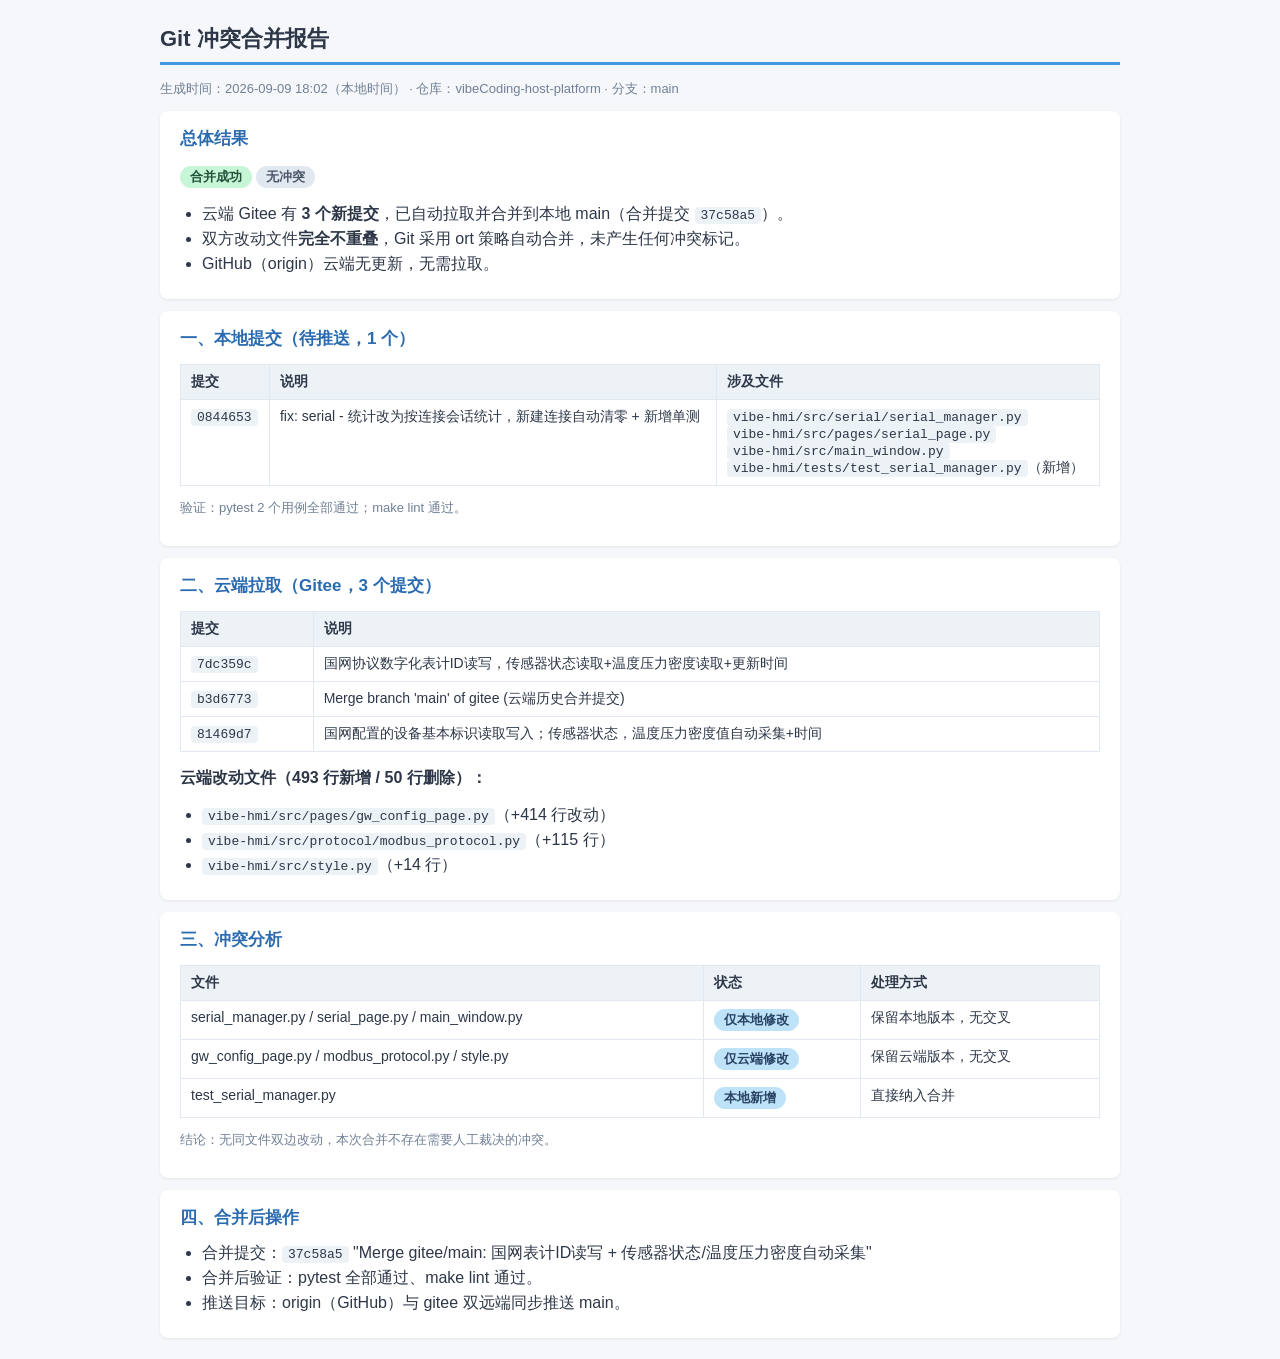
<file: merge/merge-report-2026-09-09.html>
<!DOCTYPE html>
<html lang="zh-CN">
<head>
<meta charset="UTF-8">
<meta name="viewport" content="width=device-width, initial-scale=1.0">
<title>Git 冲突合并报告 - 2026-09-09</title>
<style>
  body { font-family: "Microsoft YaHei", "Segoe UI", sans-serif; margin: 0; background: #f5f7fa; color: #2d3748; }
  .container { max-width: 960px; margin: 24px auto; padding: 0 16px; }
  h1 { font-size: 22px; border-bottom: 3px solid #4299e1; padding-bottom: 8px; }
  h2 { font-size: 17px; margin-top: 28px; color: #2b6cb0; }
  .card { background: #fff; border-radius: 8px; padding: 16px 20px; margin: 12px 0; box-shadow: 0 1px 3px rgba(0,0,0,.08); }
  .badge { display: inline-block; padding: 2px 10px; border-radius: 12px; font-size: 13px; font-weight: 600; }
  .badge.ok { background: #c6f6d5; color: #22543d; }
  .badge.none { background: #e2e8f0; color: #4a5568; }
  .badge.info { background: #bee3f8; color: #2a4365; }
  table { width: 100%; border-collapse: collapse; font-size: 14px; margin-top: 8px; }
  th, td { border: 1px solid #e2e8f0; padding: 8px 10px; text-align: left; vertical-align: top; }
  th { background: #edf2f7; }
  code { background: #edf2f7; padding: 1px 6px; border-radius: 4px; font-size: 13px; }
  ul { margin: 8px 0; padding-left: 22px; }
  li { margin: 4px 0; }
  .meta { color: #718096; font-size: 13px; }
</style>
</head>
<body>
<div class="container">
  <h1>Git 冲突合并报告</h1>
  <p class="meta">生成时间：2026-09-09 18:02（本地时间） · 仓库：vibeCoding-host-platform · 分支：main</p>

  <div class="card">
    <h2 style="margin-top:0">总体结果</h2>
    <p><span class="badge ok">合并成功</span> <span class="badge none">无冲突</span></p>
    <ul>
      <li>云端 Gitee 有 <b>3 个新提交</b>，已自动拉取并合并到本地 main（合并提交 <code>37c58a5</code>）。</li>
      <li>双方改动文件<b>完全不重叠</b>，Git 采用 ort 策略自动合并，未产生任何冲突标记。</li>
      <li>GitHub（origin）云端无更新，无需拉取。</li>
    </ul>
  </div>

  <div class="card">
    <h2 style="margin-top:0">一、本地提交（待推送，1 个）</h2>
    <table>
      <tr><th>提交</th><th>说明</th><th>涉及文件</th></tr>
      <tr>
        <td><code>0844653</code></td>
        <td>fix: serial - 统计改为按连接会话统计，新建连接自动清零 + 新增单测</td>
        <td>
          <code>vibe-hmi/src/serial/serial_manager.py</code><br>
          <code>vibe-hmi/src/pages/serial_page.py</code><br>
          <code>vibe-hmi/src/main_window.py</code><br>
          <code>vibe-hmi/tests/test_serial_manager.py</code>（新增）
        </td>
      </tr>
    </table>
    <p class="meta">验证：pytest 2 个用例全部通过；make lint 通过。</p>
  </div>

  <div class="card">
    <h2 style="margin-top:0">二、云端拉取（Gitee，3 个提交）</h2>
    <table>
      <tr><th>提交</th><th>说明</th></tr>
      <tr><td><code>7dc359c</code></td><td>国网协议数字化表计ID读写，传感器状态读取+温度压力密度读取+更新时间</td></tr>
      <tr><td><code>b3d6773</code></td><td>Merge branch 'main' of gitee (云端历史合并提交)</td></tr>
      <tr><td><code>81469d7</code></td><td>国网配置的设备基本标识读取写入；传感器状态，温度压力密度值自动采集+时间</td></tr>
    </table>
    <p><b>云端改动文件（493 行新增 / 50 行删除）：</b></p>
    <ul>
      <li><code>vibe-hmi/src/pages/gw_config_page.py</code>（+414 行改动）</li>
      <li><code>vibe-hmi/src/protocol/modbus_protocol.py</code>（+115 行）</li>
      <li><code>vibe-hmi/src/style.py</code>（+14 行）</li>
    </ul>
  </div>

  <div class="card">
    <h2 style="margin-top:0">三、冲突分析</h2>
    <table>
      <tr><th>文件</th><th>状态</th><th>处理方式</th></tr>
      <tr><td>serial_manager.py / serial_page.py / main_window.py</td><td><span class="badge info">仅本地修改</span></td><td>保留本地版本，无交叉</td></tr>
      <tr><td>gw_config_page.py / modbus_protocol.py / style.py</td><td><span class="badge info">仅云端修改</span></td><td>保留云端版本，无交叉</td></tr>
      <tr><td>test_serial_manager.py</td><td><span class="badge info">本地新增</span></td><td>直接纳入合并</td></tr>
    </table>
    <p class="meta">结论：无同文件双边改动，本次合并不存在需要人工裁决的冲突。</p>
  </div>

  <div class="card">
    <h2 style="margin-top:0">四、合并后操作</h2>
    <ul>
      <li>合并提交：<code>37c58a5</code> "Merge gitee/main: 国网表计ID读写 + 传感器状态/温度压力密度自动采集"</li>
      <li>合并后验证：pytest 全部通过、make lint 通过。</li>
      <li>推送目标：origin（GitHub）与 gitee 双远端同步推送 main。</li>
    </ul>
  </div>
</div>
</body>
</html>
</file>
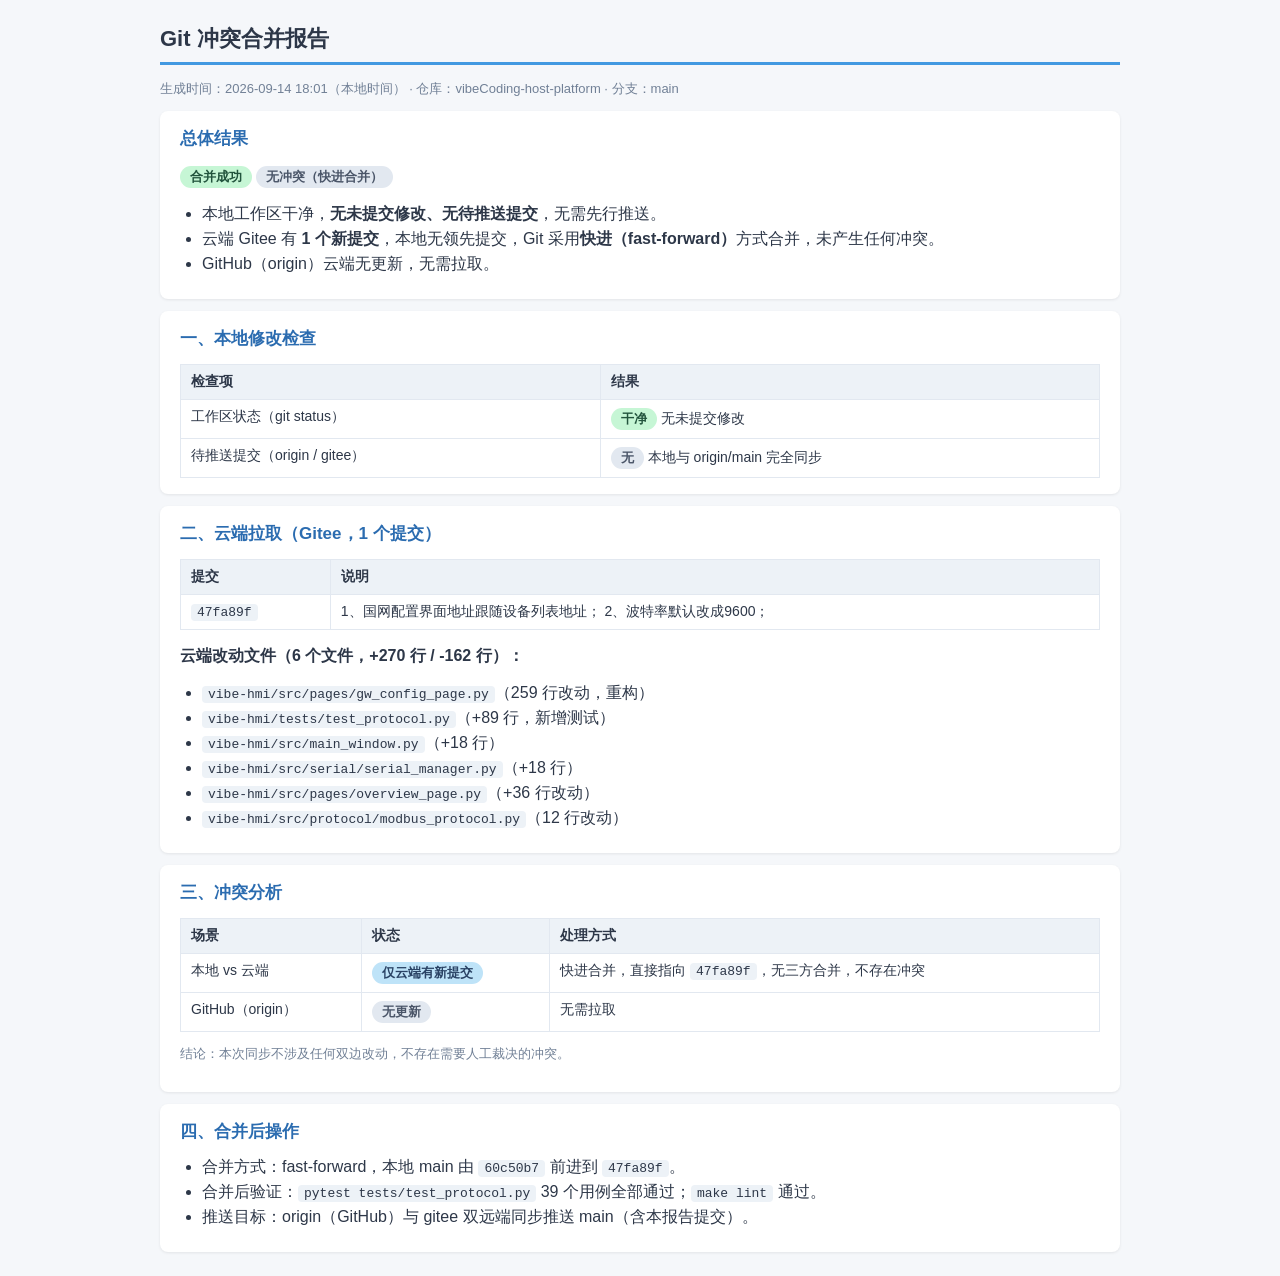
<file: merge/merge-report-2026-09-14.html>
<!DOCTYPE html>
<html lang="zh-CN">
<head>
<meta charset="UTF-8">
<meta name="viewport" content="width=device-width, initial-scale=1.0">
<title>Git 冲突合并报告 - 2026-09-14</title>
<style>
  body { font-family: "Microsoft YaHei", "Segoe UI", sans-serif; margin: 0; background: #f5f7fa; color: #2d3748; }
  .container { max-width: 960px; margin: 24px auto; padding: 0 16px; }
  h1 { font-size: 22px; border-bottom: 3px solid #4299e1; padding-bottom: 8px; }
  h2 { font-size: 17px; margin-top: 28px; color: #2b6cb0; }
  .card { background: #fff; border-radius: 8px; padding: 16px 20px; margin: 12px 0; box-shadow: 0 1px 3px rgba(0,0,0,.08); }
  .badge { display: inline-block; padding: 2px 10px; border-radius: 12px; font-size: 13px; font-weight: 600; }
  .badge.ok { background: #c6f6d5; color: #22543d; }
  .badge.none { background: #e2e8f0; color: #4a5568; }
  .badge.info { background: #bee3f8; color: #2a4365; }
  table { width: 100%; border-collapse: collapse; font-size: 14px; margin-top: 8px; }
  th, td { border: 1px solid #e2e8f0; padding: 8px 10px; text-align: left; vertical-align: top; }
  th { background: #edf2f7; }
  code { background: #edf2f7; padding: 1px 6px; border-radius: 4px; font-size: 13px; }
  ul { margin: 8px 0; padding-left: 22px; }
  li { margin: 4px 0; }
  .meta { color: #718096; font-size: 13px; }
</style>
</head>
<body>
<div class="container">
  <h1>Git 冲突合并报告</h1>
  <p class="meta">生成时间：2026-09-14 18:01（本地时间） · 仓库：vibeCoding-host-platform · 分支：main</p>

  <div class="card">
    <h2 style="margin-top:0">总体结果</h2>
    <p><span class="badge ok">合并成功</span> <span class="badge none">无冲突（快进合并）</span></p>
    <ul>
      <li>本地工作区干净，<b>无未提交修改、无待推送提交</b>，无需先行推送。</li>
      <li>云端 Gitee 有 <b>1 个新提交</b>，本地无领先提交，Git 采用<b>快进（fast-forward）</b>方式合并，未产生任何冲突。</li>
      <li>GitHub（origin）云端无更新，无需拉取。</li>
    </ul>
  </div>

  <div class="card">
    <h2 style="margin-top:0">一、本地修改检查</h2>
    <table>
      <tr><th>检查项</th><th>结果</th></tr>
      <tr><td>工作区状态（git status）</td><td><span class="badge ok">干净</span> 无未提交修改</td></tr>
      <tr><td>待推送提交（origin / gitee）</td><td><span class="badge none">无</span> 本地与 origin/main 完全同步</td></tr>
    </table>
  </div>

  <div class="card">
    <h2 style="margin-top:0">二、云端拉取（Gitee，1 个提交）</h2>
    <table>
      <tr><th>提交</th><th>说明</th></tr>
      <tr><td><code>47fa89f</code></td><td>1、国网配置界面地址跟随设备列表地址； 2、波特率默认改成9600；</td></tr>
    </table>
    <p><b>云端改动文件（6 个文件，+270 行 / -162 行）：</b></p>
    <ul>
      <li><code>vibe-hmi/src/pages/gw_config_page.py</code>（259 行改动，重构）</li>
      <li><code>vibe-hmi/tests/test_protocol.py</code>（+89 行，新增测试）</li>
      <li><code>vibe-hmi/src/main_window.py</code>（+18 行）</li>
      <li><code>vibe-hmi/src/serial/serial_manager.py</code>（+18 行）</li>
      <li><code>vibe-hmi/src/pages/overview_page.py</code>（+36 行改动）</li>
      <li><code>vibe-hmi/src/protocol/modbus_protocol.py</code>（12 行改动）</li>
    </ul>
  </div>

  <div class="card">
    <h2 style="margin-top:0">三、冲突分析</h2>
    <table>
      <tr><th>场景</th><th>状态</th><th>处理方式</th></tr>
      <tr><td>本地 vs 云端</td><td><span class="badge info">仅云端有新提交</span></td><td>快进合并，直接指向 <code>47fa89f</code>，无三方合并，不存在冲突</td></tr>
      <tr><td>GitHub（origin）</td><td><span class="badge none">无更新</span></td><td>无需拉取</td></tr>
    </table>
    <p class="meta">结论：本次同步不涉及任何双边改动，不存在需要人工裁决的冲突。</p>
  </div>

  <div class="card">
    <h2 style="margin-top:0">四、合并后操作</h2>
    <ul>
      <li>合并方式：fast-forward，本地 main 由 <code>60c50b7</code> 前进到 <code>47fa89f</code>。</li>
      <li>合并后验证：<code>pytest tests/test_protocol.py</code> 39 个用例全部通过；<code>make lint</code> 通过。</li>
      <li>推送目标：origin（GitHub）与 gitee 双远端同步推送 main（含本报告提交）。</li>
    </ul>
  </div>
</div>
</body>
</html>
</file>
